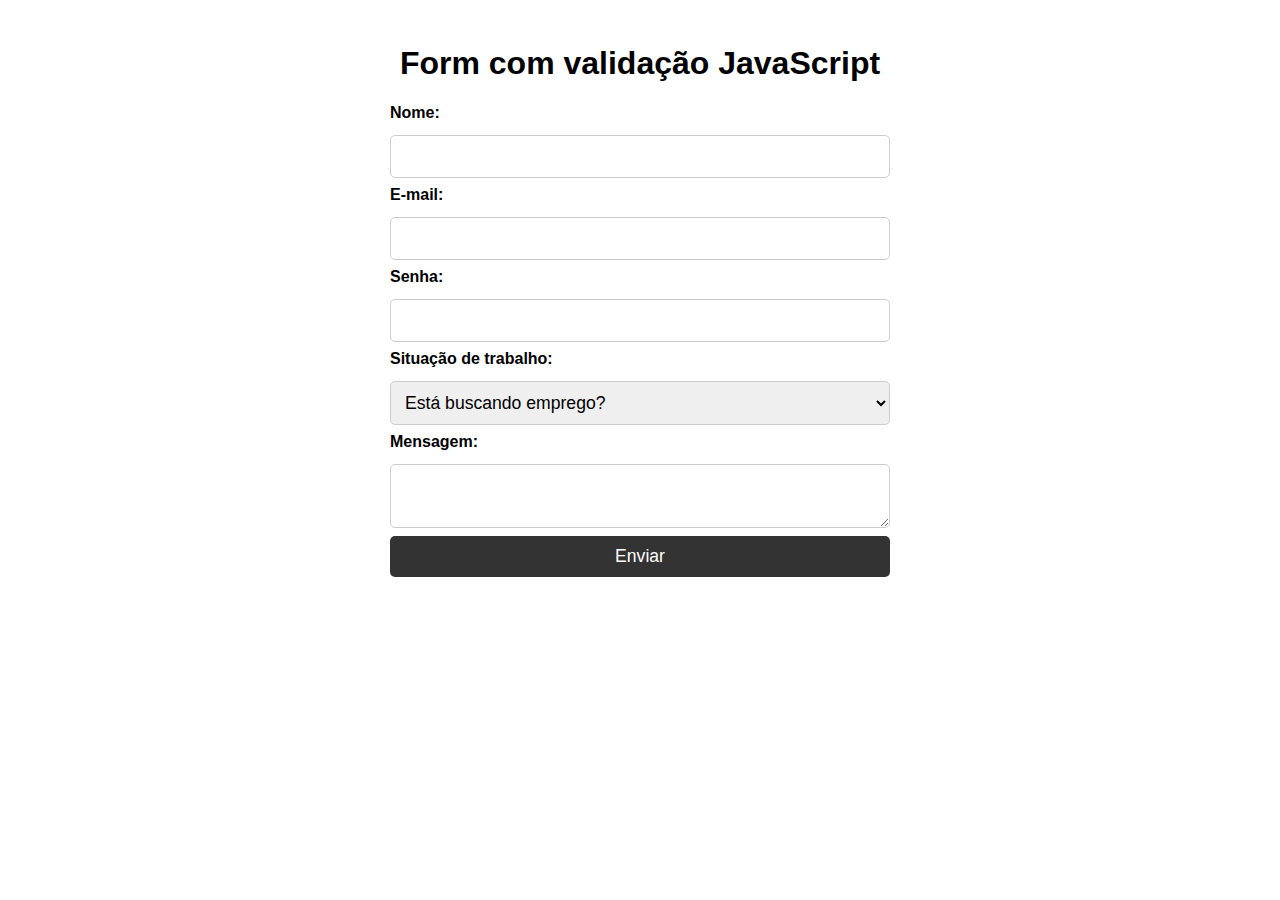
<file: form-validation/index.html>
<!DOCTYPE html>
<html lang="en">
<head>
    <meta charset="UTF-8">
    <meta name="viewport" content="width=device-width, initial-scale=1.0">
    <title>Formulário com Validação JavaScript</title>
    <link rel="stylesheet" href="style.css">
    <script src="script.js" defer></script>
</head>
<body>
    <h1>Form com validação JavaScript</h1>
    <form id="form">
        <label for="name">Nome:</label>
        <input type="text" id="name">

        <label for="email">E-mail:</label>
        <input type="email" id="email">

        <label for="password">Senha:</label>
        <input type="password" id="password">

        <label for="job">Situação de trabalho:</label>
        <select name="job" id="job">
            <option value="">Está buscando emprego?</option>
            <option value="yes">Sim</option>
            <option value="No">Não</option>
        </select>

        <label for="message">Mensagem:</label>
        <textarea name="message" id="message"></textarea>

        <button type="submit">Enviar</button>
    </form>
</body>
</html>
</file>
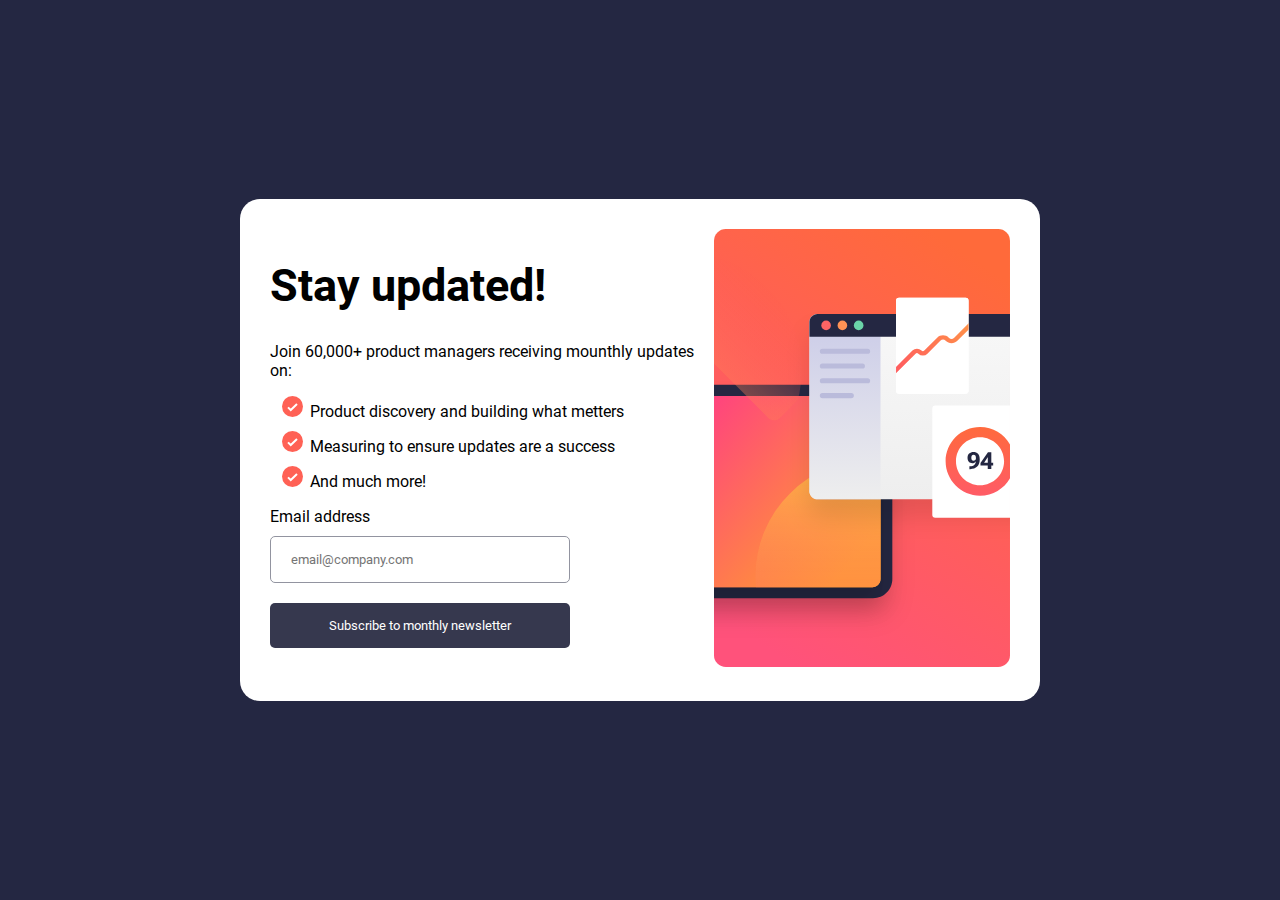
<file: newsletter/index.html>
<!DOCTYPE html>
<html lang="pt-br">
<head>
    <meta charset="UTF-8">
    <meta name="viewport" content="width=device-width, initial-scale=1.0">
    <title>Frontend Mentor | Newsletter sign-up form with success message</title>
    <link rel="stylesheet" href="style.css">
    <link rel="shortcut icon" href="newsletter-sign-up-with-success-message-main/assets/images/favicon-32x32.png" type="image/x-icon">
</head>
<body>
    <div class="container">
        <div class="right">
            <h1>Stay updated!</h1>
            <p>Join 60,000+ product managers receiving mounthly updates on:</p>
            <ul>
                <li>Product discovery and building what metters</li>
                <li>Measuring to ensure updates are a success</li>
                <li>And much more!</li>
            </ul>
            <form action="#">
                <label for="email">Email address</label>
                <input type="email" id="email" placeholder="email@company.com">
                <button type="submit">Subscribe to monthly newsletter</button>
            </form>
        </div>
        <div class="left">
            <img src="newsletter-sign-up-with-success-message-main/assets/images/illustration-sign-up-desktop.svg" alt="">
        </div>
    </div>

    <!-- Container 2 hidden -->
    <div class="container-2 hidden">
        <img src="newsletter-sign-up-with-success-message-main/assets/images/icon-success.svg" alt="">
        <h1>Thanks for subscribing!</h1>
        <p>
            A confirmation email has been sent to ash@loremcompany.com.
            Please open it and click the button inside to confirm your subscription.
        </p>
        <button>Dismiss message</button>
    </div>
    <script src="script.js"></script>
</body>
</html>
</file>
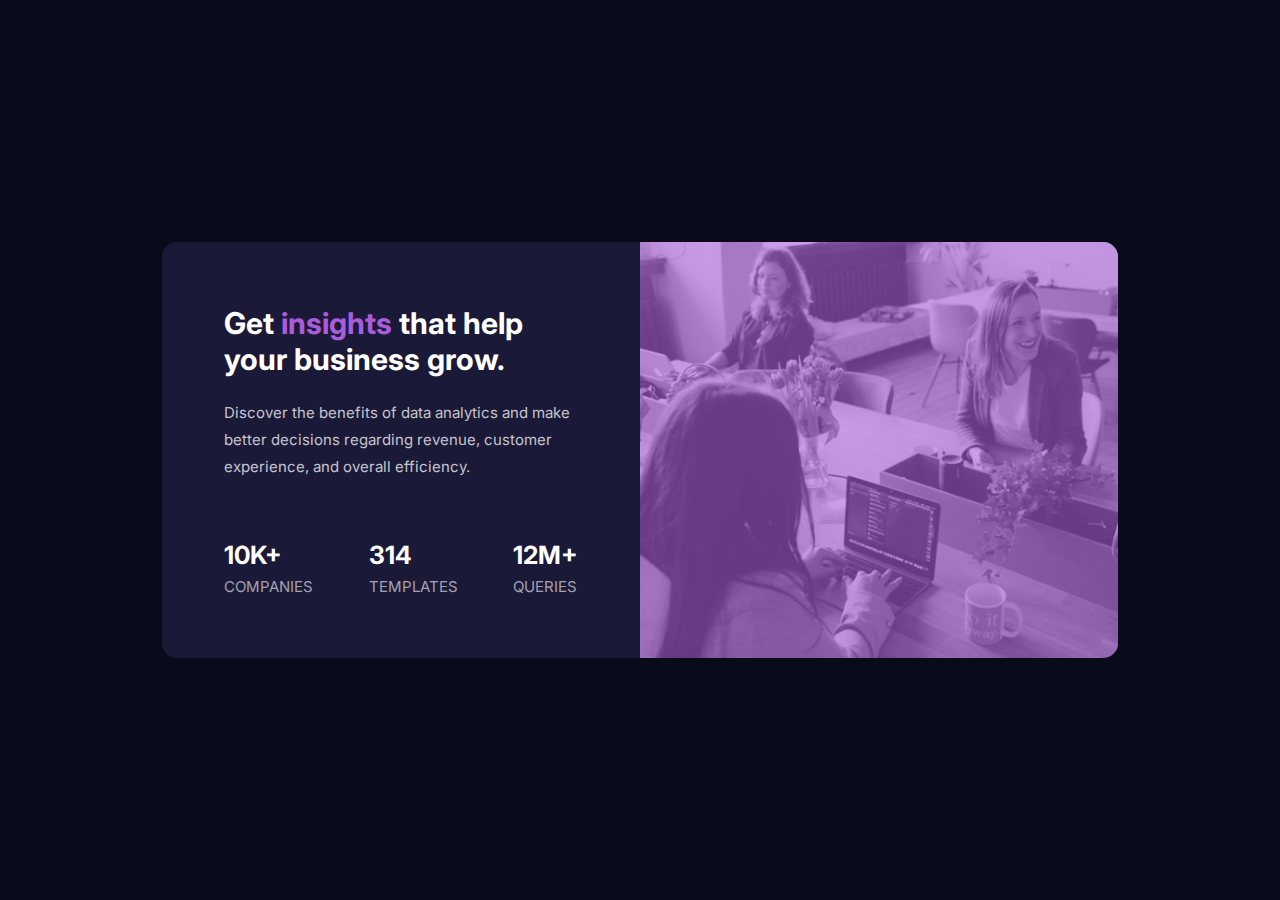
<file: stats-preview/index.html>
<!DOCTYPE html>
<html lang="pt-br">
<head>
    <meta charset="UTF-8">
    <meta name="viewport" content="width=device-width, initial-scale=1.0">
    <title>Stats preview card component</title>
    <!-- style & icon -->
    <link rel="stylesheet" href="style.css">
    <link rel="shortcut icon" href="stats-preview-card-component-main/images/favicon-32x32.png" type="image/x-icon">
    <!-- Fonts -->
    <link rel="preconnect" href="https://fonts.googleapis.com">
    <link rel="preconnect" href="https://fonts.gstatic.com" crossorigin>
    <link href="https://fonts.googleapis.com/css2?family=Inter:wght@100..900&display=swap" rel="stylesheet">
</head>
<body>
    <div class="container">
        <div class="wrapper">
            <div class="text-component">
                <h1 class="title">Get <span>insights</span> that help your business grow.</h1>
                <p class="subtitle">
                    Discover the benefits of data analytics and make
                    better decisions regarding revenue, customer experience,
                    and overall efficiency.
                </p>
                <div class="stat-box">
                    <div>
                        <p class="num">10k+</p>
                        <p>companies</p>
                    </div>
                    <div>
                        <p class="num">314</p>
                        <p>templates</p>
                    </div>
                    <div>
                        <p class="num">12m+</p>
                        <p>queries</p>
                    </div>
                </div>
            </div>
            <div class="img-component">
                <img src="stats-preview-card-component-main/images/image-header-desktop.jpg" alt="">
            </div>
        </div>
    </div>
</body>
</html>
</file>
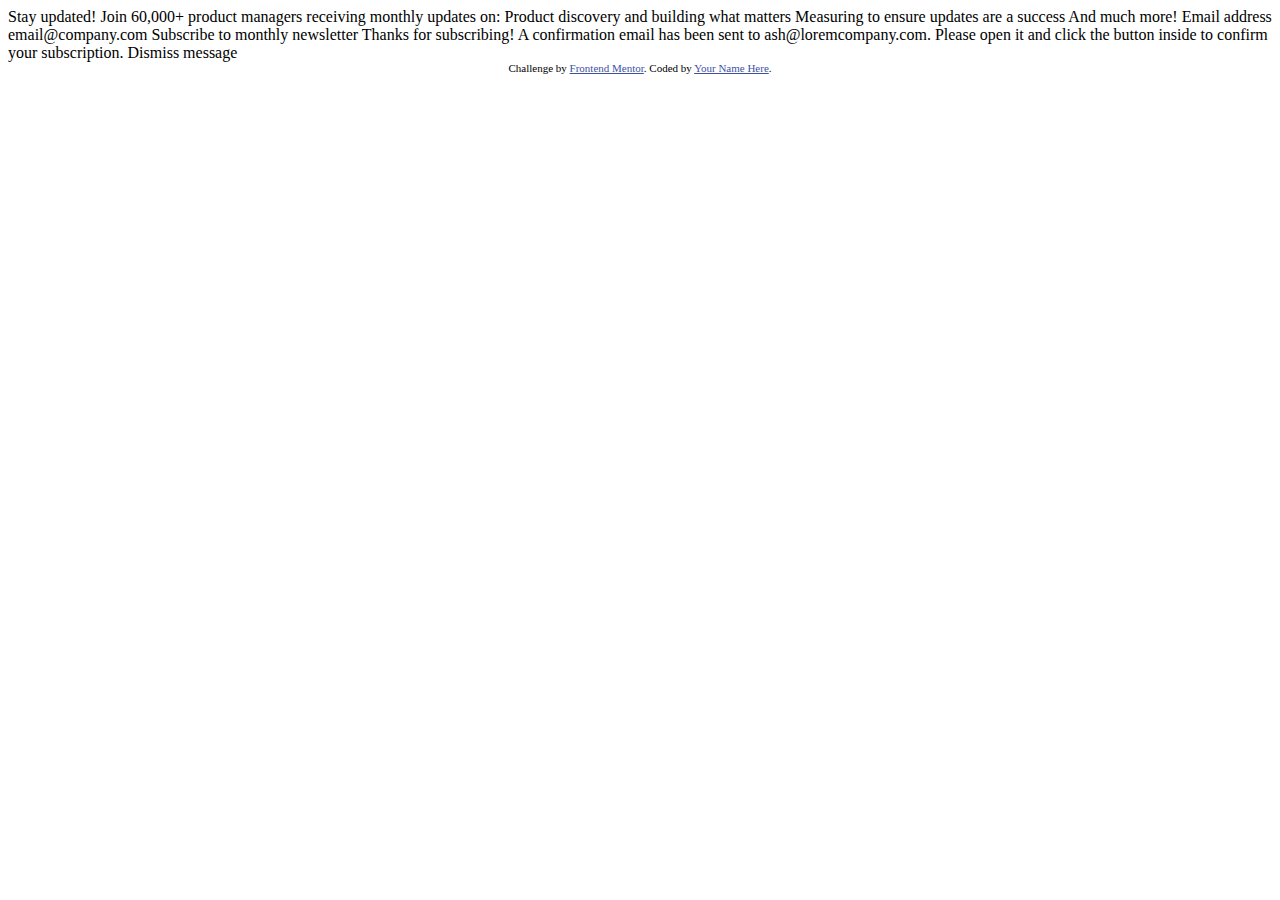
<file: newsletter/newsletter-sign-up-with-success-message-main/index.html>
<!DOCTYPE html>
<html lang="en">
<head>
  <meta charset="UTF-8">
  <meta name="viewport" content="width=device-width, initial-scale=1.0"> <!-- displays site properly based on user's device -->

  <link rel="icon" type="image/png" sizes="32x32" href="./assets/images/favicon-32x32.png">
  
  <title>Frontend Mentor | Newsletter sign-up form with success message</title>

  <!-- Feel free to remove these styles or customise in your own stylesheet 👍 -->
  <style>
    .attribution { font-size: 11px; text-align: center; }
    .attribution a { color: hsl(228, 45%, 44%); }
  </style>
</head>
<body>

  <!-- Sign-up form start -->

  Stay updated!

  Join 60,000+ product managers receiving monthly updates on:

  Product discovery and building what matters
  Measuring to ensure updates are a success
  And much more!

  Email address
  email@company.com

  Subscribe to monthly newsletter

  <!-- Sign-up form end -->

  <!-- Success message start -->

  Thanks for subscribing!

  A confirmation email has been sent to ash@loremcompany.com. 
  Please open it and click the button inside to confirm your subscription.

  Dismiss message

  <!-- Success message end -->
  
  <div class="attribution">
    Challenge by <a href="https://www.frontendmentor.io?ref=challenge" target="_blank">Frontend Mentor</a>. 
    Coded by <a href="#">Your Name Here</a>.
  </div>
</body>
</html>
</file>
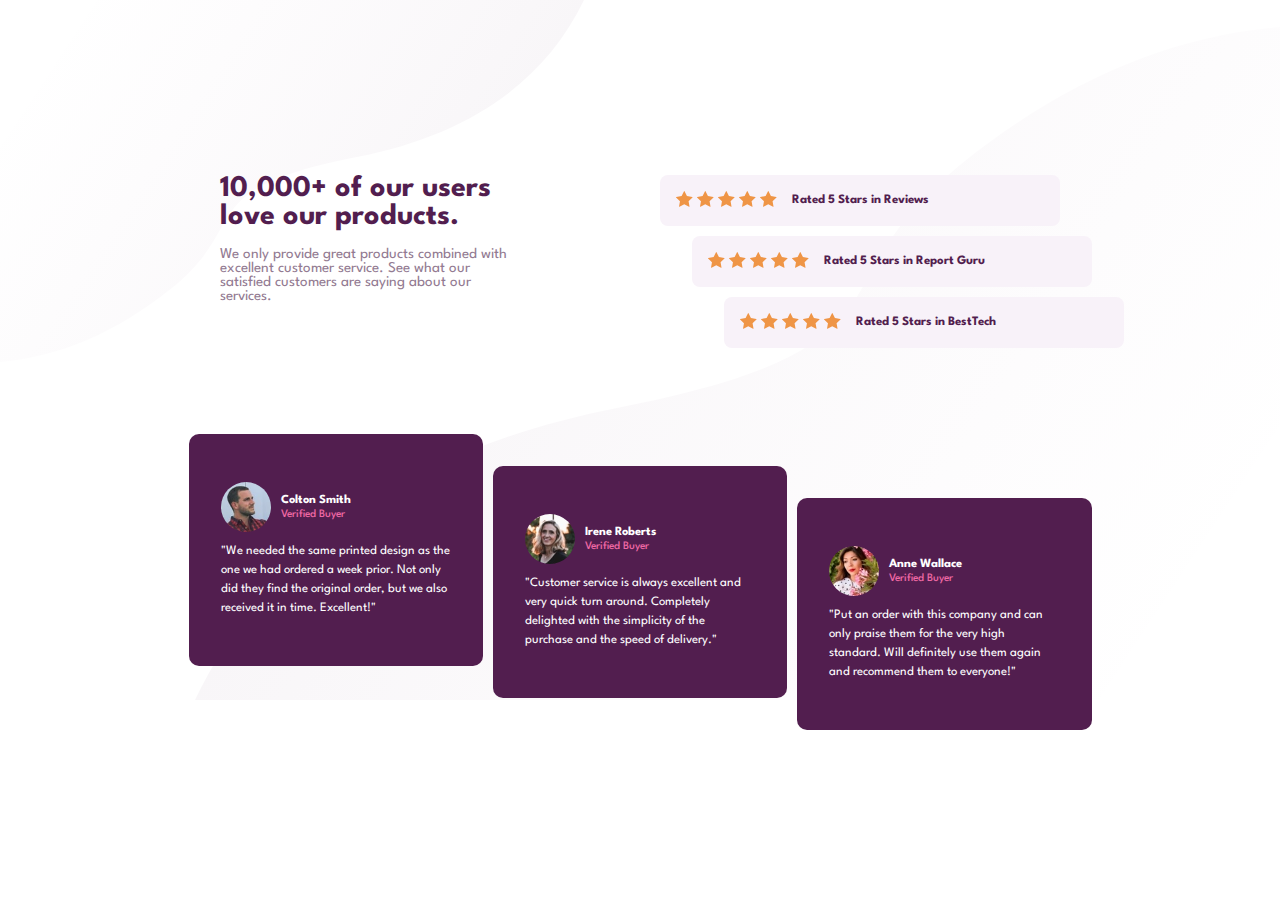
<file: social-proof-section/social-proof-section-master/index.html>
<!DOCTYPE html>
<html lang="en">
  <head>
    <meta charset="UTF-8" />
    <meta name="viewport" content="width=device-width, initial-scale=1.0" />
    <!-- style & icon -->
    <link rel="stylesheet" href="style.css">
    <link rel="shortcut icon" href="images/favicon-32x32.png" type="image/x-icon">
    <title>Social proof section</title>
    <!-- font -->
    <link rel="preconnect" href="https://fonts.googleapis.com">
    <link rel="preconnect" href="https://fonts.gstatic.com" crossorigin>
    <link href="https://fonts.googleapis.com/css2?family=League+Spartan:wght@100..900&display=swap" rel="stylesheet">

  </head>
  <body>
    <div class="container">
      <div class="primary__grid">
        <div class="top__grid">
          <div class="primary__content">
            <h1>10,000+ of our users love our products.</h1>
            <p>
              We only provide great products combined with excellent customer service.
              See what our satisfied customers are saying about our services.
            </p>
          </div>

          <div class="ratings">
            <div class="rating">
              <div class="stars">
                <img src="images/icon-star.svg" alt="star-icon">
                <img src="images/icon-star.svg" alt="star-icon">
                <img src="images/icon-star.svg" alt="star-icon">
                <img src="images/icon-star.svg" alt="star-icon">
                <img src="images/icon-star.svg" alt="star-icon">
              </div>
              <p>Rated 5 Stars in Reviews</p>
            </div>
            <div class="rating rating-2">
              <div class="stars">
                <img src="images/icon-star.svg" alt="star-icon">
                <img src="images/icon-star.svg" alt="star-icon">
                <img src="images/icon-star.svg" alt="star-icon">
                <img src="images/icon-star.svg" alt="star-icon">
                <img src="images/icon-star.svg" alt="star-icon">
              </div>
              <p>Rated 5 Stars in Report Guru</p>
            </div>
            <div class="rating rating-3">
              <div class="stars">
                <img src="images/icon-star.svg" alt="star-icon">
                <img src="images/icon-star.svg" alt="star-icon">
                <img src="images/icon-star.svg" alt="star-icon">
                <img src="images/icon-star.svg" alt="star-icon">
                <img src="images/icon-star.svg" alt="star-icon">
              </div>
              <p>Rated 5 Stars in BestTech</p>
            </div>
          </div>

        </div>
        <div class="bottom__grid">
          <div class="user__review">
            <div class="user__details">
              <img src="images/image-colton.jpg" alt="profile-icon">
              <div class="info">
                <h5>Colton Smith</h5>
                <span class="verified">Verified Buyer</span>
              </div>
            </div>
            <p>
              "We needed the same printed design as the one we had ordered a week prior.
              Not only did they find the original order, but we also received it in time.
              Excellent!"
            </p>
          </div>

          <div class="user__review review-2">
            <div class="user__details">
              <img src="images/image-irene.jpg" alt="profile-icon">
              <div class="info">
                <h5>Irene Roberts</h5>
                <span class="verified">Verified Buyer</span>
              </div>
            </div>
            <p>
              "Customer service is always excellent and very quick turn around. Completely
              delighted with the simplicity of the purchase and the speed of delivery."
            </p>
          </div>

          <div class="user__review review-3">
            <div class="user__details">
              <img src="images/image-anne.jpg" alt="profile-icon">
              <div class="info">
                <h5>Anne Wallace</h5>
                <span class="verified">Verified Buyer</span>
              </div>
            </div>
            <p>
              "Put an order with this company and can only praise them for the very high
              standard. Will definitely use them again and recommend them to everyone!"
            </p>
          </div>
        </div>
      </div>
    </div>  <!-- fechamento container -->
  </body>
</html>
</file>
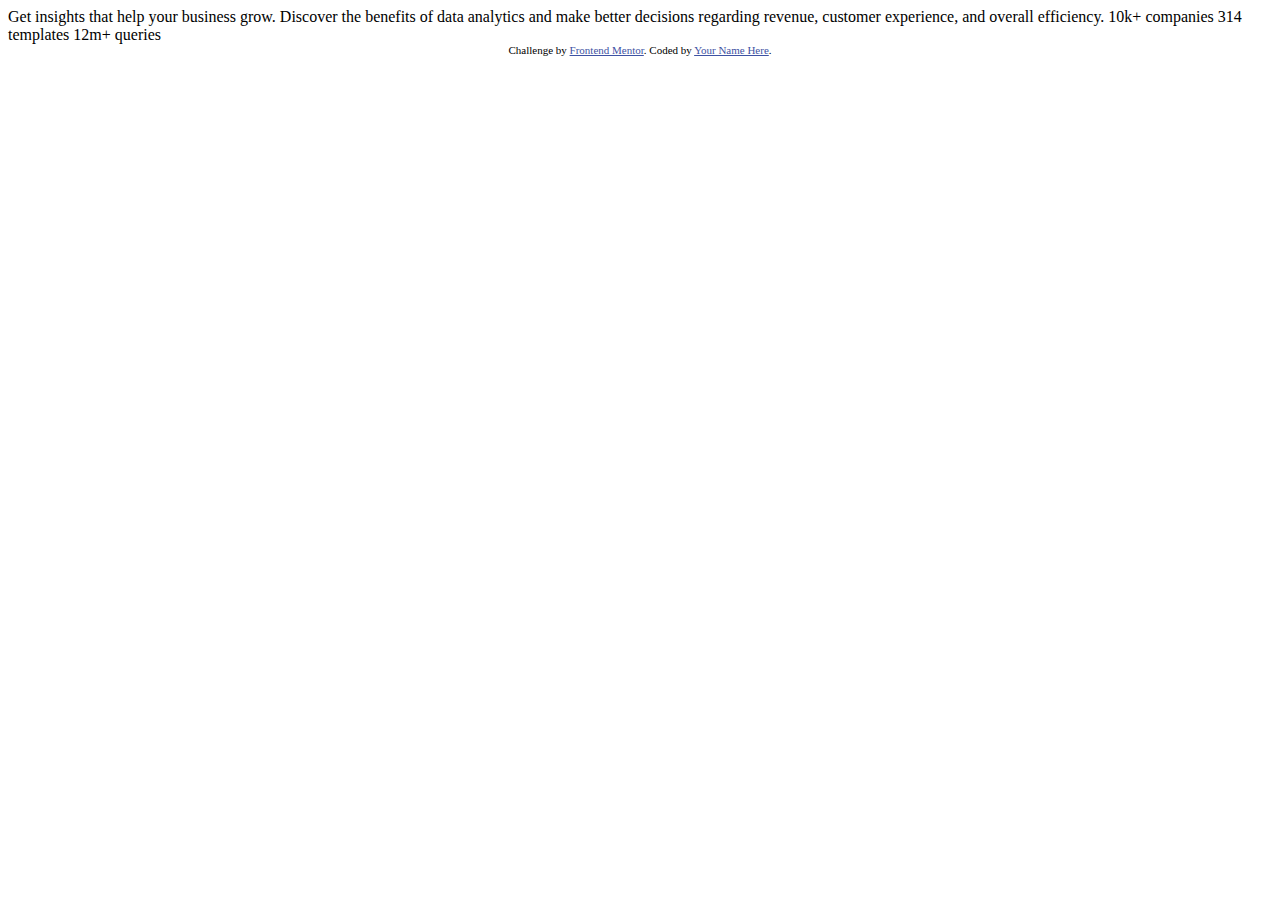
<file: stats-preview/stats-preview-card-component-main/index.html>
<!DOCTYPE html>
<html lang="en">
<head>
  <meta charset="UTF-8">
  <meta name="viewport" content="width=device-width, initial-scale=1.0"> <!-- displays site properly based on user's device -->

  <link rel="icon" type="image/png" sizes="32x32" href="./images/favicon-32x32.png">
  
  <title>Frontend Mentor | Stats preview card component</title>

  <!-- Feel free to remove these styles or customise in your own stylesheet 👍 -->
  <style>
    .attribution { font-size: 11px; text-align: center; }
    .attribution a { color: hsl(228, 45%, 44%); }
  </style>
</head>
<body>

  Get insights that help your business grow.

  Discover the benefits of data analytics and make better decisions regarding revenue, customer 
  experience, and overall efficiency.

  10k+ companies
  314 templates
  12m+ queries

  <div class="attribution">
    Challenge by <a href="https://www.frontendmentor.io?ref=challenge" target="_blank">Frontend Mentor</a>. 
    Coded by <a href="#">Your Name Here</a>.
  </div>
</body>
</html>
</file>
<file: form-validation/style.css>
*{
    font-family: Arial, Helvetica, sans-serif;
    box-sizing: border-box;
}

body{
    padding: 1rem;
}

h1{
    text-align: center;
}

form{
    display: flex;
    flex-direction: column;
    gap: .5rem;
    width: 500px;
    margin: 0 auto;
}

label{
    font-weight: bold;
    margin-bottom: 5px;
}

input, select, textarea{
    width: 100%;
    padding: 10px;
    border: 1px solid #CCC;
    border-radius: 5px;
    font-size: 1.1rem;
}

button{
    padding: 10px;
    border: none;
    border-radius: 5px;
    background-color: #333;
    color: #FFF;
    font-size: 1.1rem;
    cursor: pointer;
}
</file>
<file: newsletter/style.css>
@font-face{
    font-family: MyFont;
    src: url(newsletter-sign-up-with-success-message-main/assets/fonts/Roboto-Regular.ttf);
}

@font-face{
    font-family: MyFontBold;
    src: url(newsletter-sign-up-with-success-message-main/assets/fonts/Roboto-Bold.ttf);
}

*{
    box-sizing: border-box;
}

body{
    font-family: MyFont;
    display: flex;
    justify-content: center;
    align-items: center;
    min-height: 100vh;
    background-color: hsl(234, 29%, 20%);
    margin: 0;
    padding: 0;
}

.container{
    display: flex;
    width: 800px;
    background-color: white;
    padding: 30px;
    border-radius: 20px;
}

.right{
    width: 60%;
}

.left{
    width: 40%;
}

.left img{
    width: 100%;
}

h1{
    font-family: MyFontBold;
    font-size: 45px;
}

ul{
    list-style-image: url(newsletter-sign-up-with-success-message-main/assets/images/icon-list.svg);
}

li{
    margin-bottom: 10px;
}

form{
    display: flex;
    flex-direction: column;
    width: 300px;
}

label{
    margin-bottom: 10px;
}

input{
    font-family: inherit;
    padding: 15px 20px;
    border-radius: 5px;
    border: 1px solid hsl(231, 7%, 60%);
}

button{
    font-family: inherit;
    padding: 15px 20px;
    margin-top: 20px;
    border: none;
    border-radius: 5px;
    color: white;
    background-color: hsl(235, 18%, 26%);
    cursor: pointer;
}

button:hover{
    background-color: hsl(4, 100%, 67%);
    transition: all 0.5s;
}

.hidden{
    display: none;
}

.container-2{
    background-color: white;
    width: 400px;
    padding: 40px;
    border-radius: 20px;
}

.container-2 img{
    width: 50px;
}

.container-2 button{
    width: 100%;
}

@media (max-width: 768px){
    .container{
        flex-direction: column-reverse;
        width: 95%;
        padding: 0;
    }

    body{
        padding: 0;
        margin: 0;
    }

    .container h1{
        font-size: 30px;
    }

    .right{
        width: 100%;
        padding: 20px;
    }

    .left{
        width: 100%;
    }

    .left img{
        content: url(newsletter-sign-up-with-success-message-main/assets/images/illustration-sign-up-mobile.svg);
    }

    form{
        width: 90%;
    }

    .container-2{
        min-height: 100vh;
    }
}
</file>
<file: stats-preview/style.css>
*{
    margin: 0;
    padding: 0;
    box-sizing: border-box;
}

body{
    font-family: 'Inter', sans-serif;
    min-height: 100vh;
    background-color: hsl(233, 47%, 7%);
    display: flex;
    align-items: center;
    font-size: 15px;
}

.container{
    max-width: 1020px;
    margin: 0 auto;
}

.wrapper{
    background-color: hsl(244, 38%, 16%);
    display: grid;
    grid-template-columns: 1fr 1fr;
    border-radius: 15px;
    overflow: hidden;
    margin: 2rem;
}

.img-component img{
    width: 100%;
    height: 100%;
    object-fit: cover;
}

.img-component{
    position: relative;
}

/* filtro da imagem */
.img-component::after{
    position: absolute;
    content: '';
    height: 100%;
    width: 100%;
    left: 0;
    top: 0;
    background-color: hsla(277, 64%, 61%, 0.6);
}

.text-component{
    padding: 13%;
}

.title{
    color: #FFF;
    font-weight: 700;
    padding-bottom: 22px;
}

.title span{
    color: hsl(277, 64%, 61%);
}

.subtitle{
    color: hsla(0, 0%, 100%, 0.75);
    line-height: 1.8;
}

.stat-box{
    display: flex;
    justify-content: space-between;
    text-transform: uppercase;
    padding-top: 60px;
}

.stat-box p.num{
    color: hsl(0, 0%, 100%);
    font-size: 25px;
    font-weight: 700;
    margin-bottom: 7px;
}

.stat-box p{
    color: hsla(0, 0%, 100%, 0.6);
}

@media only screen and (max-width: 768px) and (min-width: 597px){
    body{
        font-size: 12px;
    }

    .text-component{
        padding: 12%;
    }

    .title{
        font-size: 22px;
    }

    .stat-box{
        padding-top: 30px;
    }

    .stat-box p.num{
        font-size: 17px;
    }

    .stat-box p{
        font-size: 11px;
    }
}

@media only screen and (max-width: 596px) and (min-width: 426px){
    body{
        text-align: center;
        font-size: 12px;
    }

    .stat-box{
        padding-top: 30px;
        flex-direction: column;
    }

    .stat-box div{
        margin-bottom: 13px;
    }

    .stat-box p.num{
        font-size: 20px;
    }
}

@media only screen and (max-width: 425px){
    body{
        text-align: center;
    }

    .wrapper{
        grid-template-columns: 1fr;
    }

    .img-component{
        order: -1;
    }

    .text-component{
        padding: 8%;
    }

    .title{
        font-size: 23px;
        line-height: 1.4;
    }

    .stat-box{
        flex-direction: column;
        padding: 30px;
    }

    .stat-box div{
        margin-top: 20px;
    }
}
</file>
<file: social-proof-section/social-proof-section-master/style.css>
*{
    box-sizing: border-box;
    margin: 0;
    padding: 0;
}

body{
    background: url(images/bg-pattern-top-desktop.svg) no-repeat, url(images/bg-pattern-bottom-desktop.svg) no-repeat;
    background-position: left top, right bottom;
    font-family: 'League Spartan', sans-serif;
    font-size: 15px;
    padding-top: 100px;
}

/* container */
.container{
    max-width: 80%;
    margin: 0 auto;
    position: relative;
}

.primary__grid{
    display: grid;
    grid-template-rows: repeat(2, 300px);
    place-items: center;
}

/* top */
.top__grid{
    display: grid;
    grid-template-columns: 300px 400px;
    column-gap: 140px;
    margin-top: 2rem;
}

.primary__content h1{
    font-weight: 700;
    color: #521E4F;
    margin-bottom: 1rem;
}

.primary__content p{
    color: #937B92;
}

/* ratings */
.rating{
    background-color: #F8F2F9;
    border-radius: 8px;
    padding: 1rem;
    margin-bottom: 10px;
    display: flex;
    justify-content: left;
    align-items: center;
    position: relative;
}

.rating p{
    margin-left: 15px;
    color: #521E4F;
    font-size: 0.8rem;
    font-weight: 700;
}

.rating-2{
    /* por causa do position: relative conseguimos tirar esse elemento do container usando left */
    left: 2rem;
}

.rating-3{
    left: 4rem;
}

/* bottom */
.bottom__grid{
    display: grid;
    grid-template-columns: repeat(auto-fill, minmax(280px, 1fr));
    grid-gap: 10px;
}

/* review */
.user__review{
    background-color: #521E4F;
    border-radius: 10px;
    padding: 3rem 2rem;
    display: grid;
    grid-template-rows: auto 1fr;
    row-gap: 10px;
    color: #FFF;
    position: relative;
}

.user__review p{
    font-size: 0.8rem;
    line-height: 1.2rem;
    font-weight: 400;
}

.review-2{
    top: 2rem;
}

.review-3{
    top: 4rem;
}

.user__details{
    display: flex;
    justify-content: left;
    align-items: center;
}

.user__details img{
    border-radius: 50%;
    width: 50px;
    margin-right: 10px;
}

.info{
    font-weight: 500;
}

.verified{
    font-size: 0.7rem;
    color: #ee68a4;
}

@media screen and (max-width: 768px){
    .primary__grid{
        grid-template-rows: 1fr;
    }

    .top__grid{
        grid-template-columns: 1fr;
    }

    .ratings{
        margin: 20px 0;
    }

    .rating{
        flex-direction: column;
    }

    .rating .stars{
        margin-bottom: 5px;
    }

    .rating-2, .rating-3{
        left: unset;
    }

    .review-2, .review-3{
        top: unset;
    }
}
</file>
